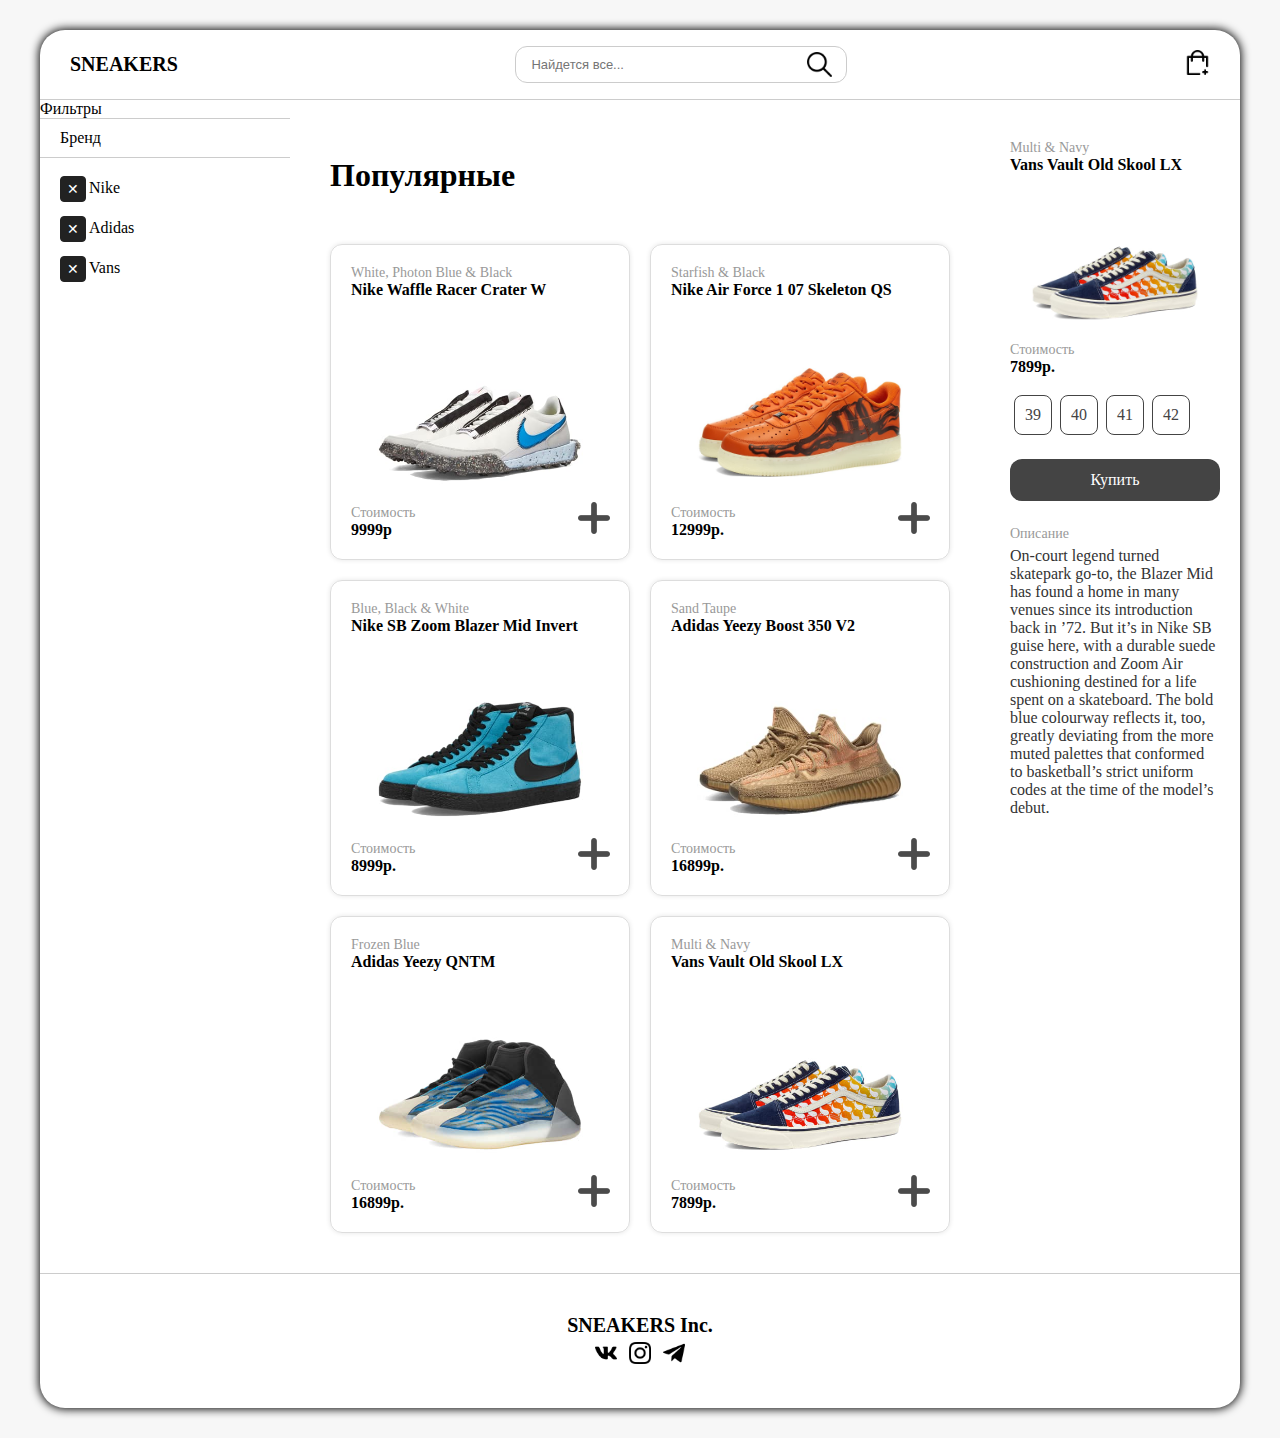
<file: E-commerce/index.html>
<!DOCTYPE html>
<html lang="en">
<head>
	<meta charset="UTF-8">
	<meta name="viewport" content="width=device-width, initial-scale=1.0">
	<title>E-commerce project</title>
	<link rel="stylesheet" href="css/style.css">
	<link rel="stylesheet" href="css/checkbox.css">
	<link rel="preconnect" href="https://fonts.gstatic.com"> 
	<link href="https://fonts.googleapis.com/css2?family=Nunito:wght@300;400;700&display=swap" rel="stylesheet">
</head>
<body>
	<div class="body-wrapper">

		<header class="header">
			<div class="logo">SNEAKERS</div>
			<div class="input-box">
				<input 
					type="text" 
					class="input" 
					placeholder="Найдется все..." 
				/>
				<div class="input-btn">
					<img src="img/loupe.png" alt="Поиск">
				</div>
			</div>
			<div class="cart">
				<img src="img/add-to-basket.png" alt="Корзина">
			</div>
		</header>

		<aside class="left-aside">
			<div class="aside-maintitle">Фильтры</div>
			<div class="aside-title">Бренд</div>
			<div class="aside-item">
				<input type="checkbox" id='nike' name="nike" class="checkbox">
				<label for="nike"></label>
				Nike
			</div>
			<div class="aside-item">
				<input type="checkbox" id='adidas' name="adidas" class="checkbox">
				<label for="adidas"></label>
				Adidas
			</div>
			<div class="aside-item">
				<input type="checkbox" id='vans' name="vans" class="checkbox">
				<label for="vans"></label>
				Vans
			</div>
		</aside>
	
		

		<main class="main">
			<h2 class="title">Популярные</h2>
			<div class="product-box">

				<div class="product">
					<div class="product-info">White, Photon Blue & Black</div>
					<div class="product-title">Nike Waffle Racer Crater W</div>
					<img src="img/nike1.jpg" alt="Nike Waffle Racer Crater W">
					<div class="product-info">Стоимость</div>
					<div class="product-price">9999р</div>

					<div class="input-btn add-btn">
						<img src="img/add.png" alt="Добавить в корзину">
					</div>
				</div>

				<div class="product">
					<div class="product-info">Starfish & Black</div>
					<div class="product-title">Nike Air Force 1 07 Skeleton QS</div>
					<img src="img/nike2.jpg" alt="Nike Air Force 1 07 Skeleton QS">
					<div class="product-info">Стоимость</div>
					<div class="product-price">12999р.</div>

					<div class="input-btn add-btn">
						<img src="img/add.png" alt="Добавить в корзину">
					</div>
				</div>

				<div class="product">
					<div class="product-info">Blue, Black & White</div>
					<div class="product-title">Nike SB Zoom Blazer Mid Invert</div>
					<img src="img/nike3.jpg" alt="Nike SB Zoom Blazer Mid Invert">
					<div class="product-info">Стоимость</div>
					<div class="product-price">8999р.</div>

					<div class="input-btn add-btn">
						<img src="img/add.png" alt="Добавить в корзину">
					</div>
				</div>

				<div class="product">
					<div class="product-info">Sand Taupe</div>
					<div class="product-title">Adidas Yeezy Boost 350 V2</div>
					<img src="img/adidas1.jpg" alt="Yeezy Boost 350 V2">
					<div class="product-info">Стоимость</div>
					<div class="product-price">16899р.</div>

					<div class="input-btn add-btn">
						<img src="img/add.png" alt="Добавить в корзину">
					</div>
				</div>

				<div class="product">
					<div class="product-info">Frozen Blue</div>
					<div class="product-title">Adidas Yeezy QNTM</div>
					<img src="img/adidas2.jpg" alt="Frozen Blue">
					<div class="product-info">Стоимость</div>
					<div class="product-price">16899р.</div>

					<div class="input-btn add-btn">
						<img src="img/add.png" alt="Добавить в корзину">
					</div>
				</div>

				<div class="product">
					<div class="product-info">Multi & Navy</div>
					<div class="product-title">Vans Vault Old Skool LX</div>
					<img src="img/vans1.jpg" alt="Vans Vault Old Skool LX">
					<div class="product-info">Стоимость</div>
					<div class="product-price">7899р.</div>

					<div class="input-btn add-btn">
						<img src="img/add.png" alt="Добавить в корзину">
					</div>
				</div>

			</div>
		</main>
	<aside class="right-aside">
			<div class="product js-product">
				<div class="product-info">Multi & Navy</div>
				<div class="product-title">Vans Vault Old Skool LX</div>
				<img src="img/vans1.jpg" alt="Vans Vault Old Skool LX">
				<div class="product-info">Стоимость</div>
				<div class="product-price">7899р.</div>
			
				<div class="size-box">
					<div class="size size__active">39</div>
					<div class="size">40</div>
					<div class="size">41</div>
					<div class="size">42</div>
				</div>

				<div class="big-add-btn">Купить</div>

				<div class="product-info">Описание</div>
				<div class="product-text">On-court legend turned skatepark go-to, the Blazer Mid has found a home in many venues since its introduction back in ’72. But it’s in Nike SB guise here, with a durable suede construction and Zoom Air cushioning destined for a life spent on a skateboard. The bold blue colourway reflects it, too, greatly deviating from the more muted palettes that conformed to basketball’s strict uniform codes at the time of the model’s debut.</div>
			</div>
		</aside>

			<footer class="footer">
			<div class="footer-title">SNEAKERS Inc.</div>
				<div class="social-box">
					<a class="social" href="https://vk.com">
					<img src="img/vk.png" alt=""></a>
					<a class="social" href="https://instagram.com">
					<img src="img/instagram.png" alt=""></a>
					<a class="social" href="https://telegram.org">
					<img src="img/telegram.png" alt=""></a>
				</div>
			</div>
		</footer>	
		
	</div>

	<script src="https://cdnjs.cloudflare.com/ajax/libs/jquery/3.5.1/jquery.min.js" integrity="sha512-bLT0Qm9VnAYZDflyKcBaQ2gg0hSYNQrJ8RilYldYQ1FxQYoCLtUjuuRuZo+fjqhx/qtq/1itJ0C2ejDxltZVFg==" crossorigin="anonymous"></script>

	<!-- <script src='css/jquery.js'></script> -->

	<script>
		$(document).ready(function() {

			let checks = {};

			function doCheck() {
				let val = $(this).prop('checked')
				let label = $.trim( $(this).parent().text() )
				label = label.toLowerCase();

				checks[label] = val;

				console.log(checks);
				filter()
			}

			function filter() {

				// перебираем все продукты
				$('.product').each(function() {
					// получаем наименование товара
					let title = $(this).find('.product-title').text();
					// приводим наименование к нижнему регистру
					title = title.toLowerCase();

					// отключаем отображение элемента
					$(this).css('display', 'none');
					
					// перебираем все имена брендов и включаем отображение только тех 
					// товаров, которые подходят под выбранные чекбоксы
					for (let brand in checks) {
						if (title.includes(brand) && checks[brand])
							$(this).css('display', 'block')
					}
				})
			}


			$('.checkbox').each(function() {
				$(this).attr('checked', 'checked');
			})

			$('.checkbox').each(doCheck)
			$('.checkbox').click(doCheck)


			/*$('.add-btn').click(function() {
				alert('Добавлено')
			})*/
$('.add-btn').click(function() {
				let product = $(this).parent();

				let src = $(product).find('img').attr('src')
				let title = $(product).find('.product-title').text();
				let info = $(product).find('.product-info').first().text();
				let price = $(product).find('.product-price').text();

				$('.js-product').find('img').attr('src', src)
				$('.js-product').find('.product-title').text(title)
				$('.js-product').find('.product-price').text(price)
				$('.js-product').find('.product-info').first().text(info)
			})

			$('.size').click(function() {
				$('.size').each(function() {
					$(this).removeClass('size__active');
				})
				$(this).addClass('size__active');
			})
		})
	</script>	

</body>
</html>
</file>
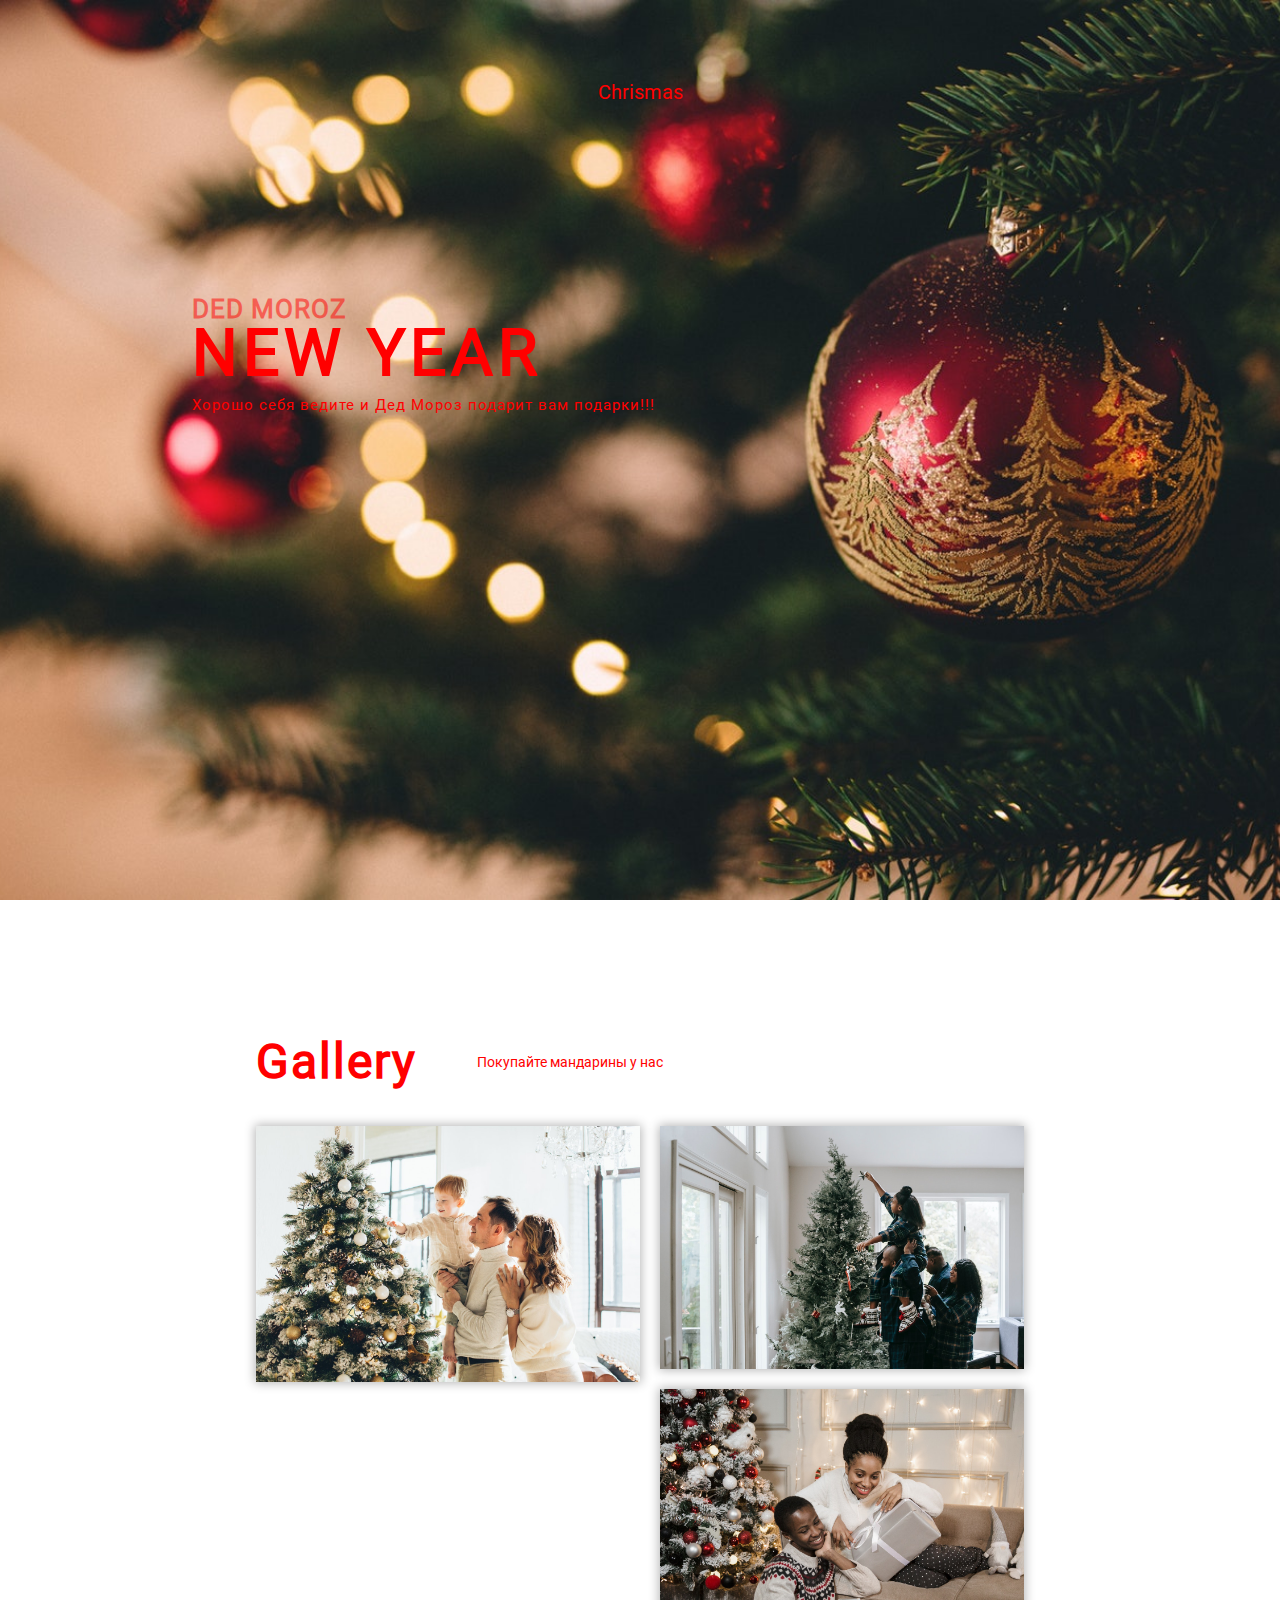
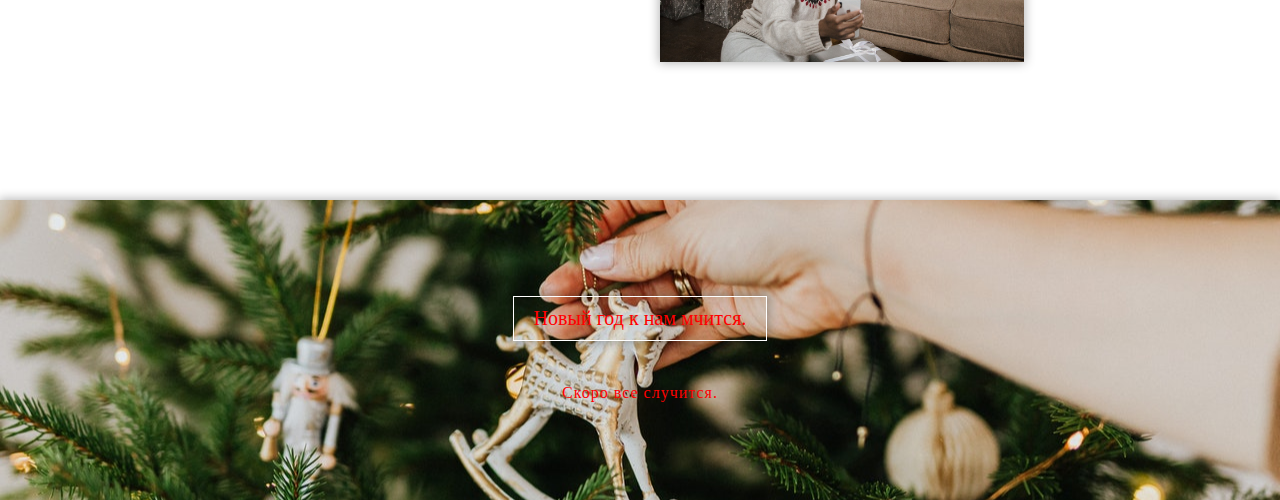
<file: site-vizitka/index.html>
<!DOCTYPE html>
<html lang="en">
<head>
	<meta charset="UTF-8">
	<meta name="viewport" content="width=device-width, initial-scale=1.0">
	<title>Tourism</title>
	<link rel="stylesheet" type="text/css" href="css/style.css">
</head>
<body>
	<main>
		<div class="container first">
			<p class = "tourism">Chrismas</p>
			<div class = "text-container">
				<p class = "first-line">Ded Moroz</p>
				<p class = "second-line"> new year</p>
				<p class = "third-line">Хорошо себя ведите и Дед Мороз подарит вам подарки!!!</p>
			</div>
		</div>
		<div class="container second">
			<div class = "gallery-container">
				<div class="gallery-text">
				    <p class = "gallery-header">Gallery</p>
				    <p class = "gallery-p">Покупайте мандарины у нас</p>
				</div>
			
			    <div class = "img-container">
			    	<img src="img/img4.jpg" class = "img1" alt = "Tourism gallery">
				    <div class = "wrapper">
					    <img src="img/img.jpg" class = "img2" alt = "Tourism gallery">
					    <img src="img/im2.jpg" class = "img3" alt = "Tourism gallery">
				    </div>
			    </div>
		    </div>
		</div>
		<div class="container third">
			<div class="last-container">
				<p class="last-header">Новый год к нам мчится.</p>
				<p class="last-text">Скоро все случится.</p>
			</div>
		</div>
	</main>
</body>
</html>
</file>
<file: E-commerce/css/style.css>
body{
	margin: 0;
	background-color: #f7f7f7;
	padding: 30px 40px;
	box-sizing: border-box;
	font-family: 'Fraunces', serif;
}

.body-wrapper{
	min-height: calc(100vh - 60px);
	background-color: #fff;
	box-shadow: 0 0 10px 1px rgba(0,0,0.5);
	border-radius: 25px;	
}

.header{
	display: flex;
	align-items: center;
	justify-content: space-between;
	padding: 0 30px;
	box-sizing: border-box;
	border-bottom: border-box;
	border-bottom: 1px solid #ccc;
	height: 70px;	
}

.header img{
	width: 25px;
	height: 25px;
}

.logo {
	font-weight: 700;
	font-size: 20px;
}

.input-box{
	display: flex;
	align-items: center;
	position: relative;
}

.input{
	-webkit-appearance: none;
	appearance: none;
	outline: none;
	width: 300px;
	border: 1px solid #ccc;
	border-radius: 12px;
	padding: 10px 15px;
	font-size: 13px;
}

.input-btn{
	position: absolute;
	right: 0;
	width: 40px;
	height: 100%;
	display: flex;
	align-items: center;
	cursor: pointer;
}

.main{
	padding: 30px;
	margin: auto;
	max-width: 700px;
	width: 100%;
	box-sizing: border-box;
}

.product-box{
	display: flex;
	flex-wrap: wrap;
}


.product{
	width: calc(50% - 20px);
	margin: 10px;
	padding: 20px;
	box-sizing: border-box;
	border-radius: 12px;
	border: 1px solid #ddd;
	box-shadow: 0 0 5px 0 rgba(0,0,0,0.1);
	position: relative;
}

.product img{
	max-width: 80%;
	margin: auto;
	display: block;
}

.title {
	font-size: 32px;
	padding-left: 10px;
	margin-bottom: 40px;
}

.product-info{
	font-size: 14px;
	color: #999;
	font-weight: 300;
}

.product-title, .product-price{
	font-size: 16px;
	font-weight: 700;
	letter-spacing: 0.3;
}

.add-btn {
	height: auto;
	bottom: 25px;
	opacity: 0.7;
	right: 15px;
}

@media (pointer: fine) {
	.add-btn:hover {
		transform: scale(1.5);
	}
}

.left-aside{
	width: calc((100vw - 780px)/2);
	position: absolute;
	box-sizing: border-box;
	top: 100px;
	left: 40px;
	bottom: 0;
}

.asade-maintitle{
	font-weight: 700;
	padding-left: 20px;
	font-size: 22px;
	height: 70px;

	display: flex;
	align-items: center;
}

.aside-title{
	box-sizing: border-box;
	padding: 10px 0;
	border-bottom: 1px solid #ccc;
	border-top: 1px solid #ccc;
	padding-left: 20px;
	margin-bottom: 10px;
}

.aside-item{
	display: flex;
	align-items: center;
	height: 40px;
	padding-left: 20px;
}

.footer{
	border-top: 1px solid #ccc;
	padding-top: 40px;
	padding-bottom: 40px;
	box-sizing: border-box;
}

.footer-title{
	font-weight: 700;
	font-size: 20px;
	text-align: center;
}

.social-box{
	display: flex;
	justify-content: space-between;
	margin: auto;
	width: 90px;
	margin-top: 5px;
}

.social img{
	width: 22px;
	height: 22px;
}

@media screen and (pointer: fine) {
	.social:hover  {
		opacity: 0.5;
	}
}

.right-aside {
	position: absolute;
	right: 40px;
	top: 100px;
	width: calc((100vw - 780px) / 2);
}

.right-aside .product{
	width: 100%;
	box-sizing: border-box;
	margin: 0;
	margin-top: 20px;
	box-shadow: none;
	border: none;
}

.big-add-btn{
	text-align: center;
	background-color: #444;
	border-radius: 12px;
	padding: 12px 0;
	color: #fefefe;
	margin-top: 15px;
	cursor: pointer;
	margin-bottom: 25px;
}

.product-text{
	hyphens: auto;
	-webkit-hyphens: auto;
	color: #333;
	margin-top: 5px;
}

.size-box{
	display: flex;
	flex-wrap: wrap;
	margin-top: 15px;
	margin-bottom: 20px;
}

.size{
	padding: 10px;
	border:1px solid #444;
	color: #444;
	border-radius: 8px;
	margin: 4px;
	user-select: none;
	-webkit-user-select:none;
	cursor: pointer;
	transition: 0.3s;
}

.size-active {
	background-color: #444;
	color: #fefefe;
}
</file>
<file: E-commerce/css/checkbox.css>
label {
    user-select: none;
    -webkit-user-select: none;
    display: block;
    width: 24px;
    height: 24px;
    position: relative;
    margin-right: 5px;
}

.checkbox {
    display: none;
}

.checkbox + label:before {
    content: "\2715";
    border: 0.5px solid #222;
    border-radius: 4px;

    display: inline-flex;
    justify-content: center;
    align-items: center;

    position: absolute;

    left: 0;
    top: 0;

    width: 100%;
    height: 100%;

    font-size: 14px;

    color: transparent;
    transition: .2s;
}

.checkbox:checked + label:before {
    background-color: #222;
    border-color: #222;
    color: #fff;
}

.checkbox:disabled + label:before {
    transform: scale(1);
}

.checkbox:checked:disabled + label:before {
    transform: scale(1);
}
</file>
<file: site-vizitka/css/style.css>
*{
	padding: 0;
	margin: 0;
	box-sizing: border-box;
}
@font-face {
	font-family: RobotoR;
	src: url(../fonts/Roboto-Regular.ttf);
}
html, body, main {
	height: 100%;
	font-family: RobotoR;
}

.first{
	height: 100%;
	background-image: url(../img/img3.jpg); 
	background-position: center;
	-webkit-background-size: cover;
	background-size: cover;
}

.first p {
	color: red;
}

.tourism {
	width: 100%;
	text-align: center;
	padding-top: 80px;
	font-size: 20px;
}

.text-container {
	width: 40%;
	margin-left: 15%;
	margin-top: 15%;
}

.first-line {
	text-transform: uppercase;
	font-size: 26px;
	font-weight: bold;
	letter-spacing: 1px;
	opacity: 0.5;
	line-height: 1;
}
.second-line {
	text-transform: uppercase;
	font-size: 64px;
	font-weight: bold;
	letter-spacing: 5px;
	line-height: 1;
	margin-bottom: 10px;
}
.third-line {
	font-size: 15px;
	letter-spacing: 1px;
}
.second {
	height: 100%;
	display: flex;
	justify-content: center;
	-ms-align-items: center;
	align-items: center;
}

.gallery-container {
	width: 60%;
	max-width: 1000px;
}
.img-container {
	width: 100%;
	display: flex;
	-ms-align-items: flex-start;
	align-items: flex-start;
}
img {
	display: block;
	max-width: 100%;
	height: auto;
}
.img1 {
	width: 50%;
	box-shadow: 0 0 10px 1px rgba(0,0,0,0.3);
}

.wrapper {
	margin-left: 20px;

}

.img2 {
	margin-bottom: 20px;
	box-shadow: 0 0 10px 1px rgba(0,0,0,0.3);
}

.img3{
	box-shadow: 0 0 10px 1px rgba(0,0,0,0.3);
}

.gallery-text {
	display: flex;
	/*justify-content: space-between;*/
	-ms-align-items: center;
	align-items: center;
	margin-bottom: 40px;
}


.gallery-header {
	font-size: 48px;
	font-weight: bold;
	letter-spacing: 2px;
	line-height: 1;
	/*-ms-align-items: flex-start;
	align-items: flex-start;*/
	color: red;

}

.gallery-p {
	font-size: 14px;
	width: 100%;
	text-align: justify;
	margin-left: 60px;
	color: red;
}

.last-container {
	display: flex;
	justify-content: center;
	-ms-align-items: center;
	align-items: center;
	flex-direction: column;
	height: 300px;
	padding: 0 25%;
	background-image: url(../img/img5.jpg);
	background-position: center;
	-webkit-background-size: cover;
	background-size: cover;
	font-family: Roboto;
	box-shadow: 0 0 10px 1px rgba(0,0,0,0.3);
}

.last-header {
	color: red;
	font-size: 20px;
	padding: 10px 20px;
	border: 1px solid white;
	margin-bottom: 40px;
	box-shadow: 0 0 10px 1px rgba(0,0,0,0.3);
}

.last-text {
	color: red;
	font-size: 16px;
	text-align: center;
	line-height: 1.5;
	letter-spacing: 1px;
}
</file>
